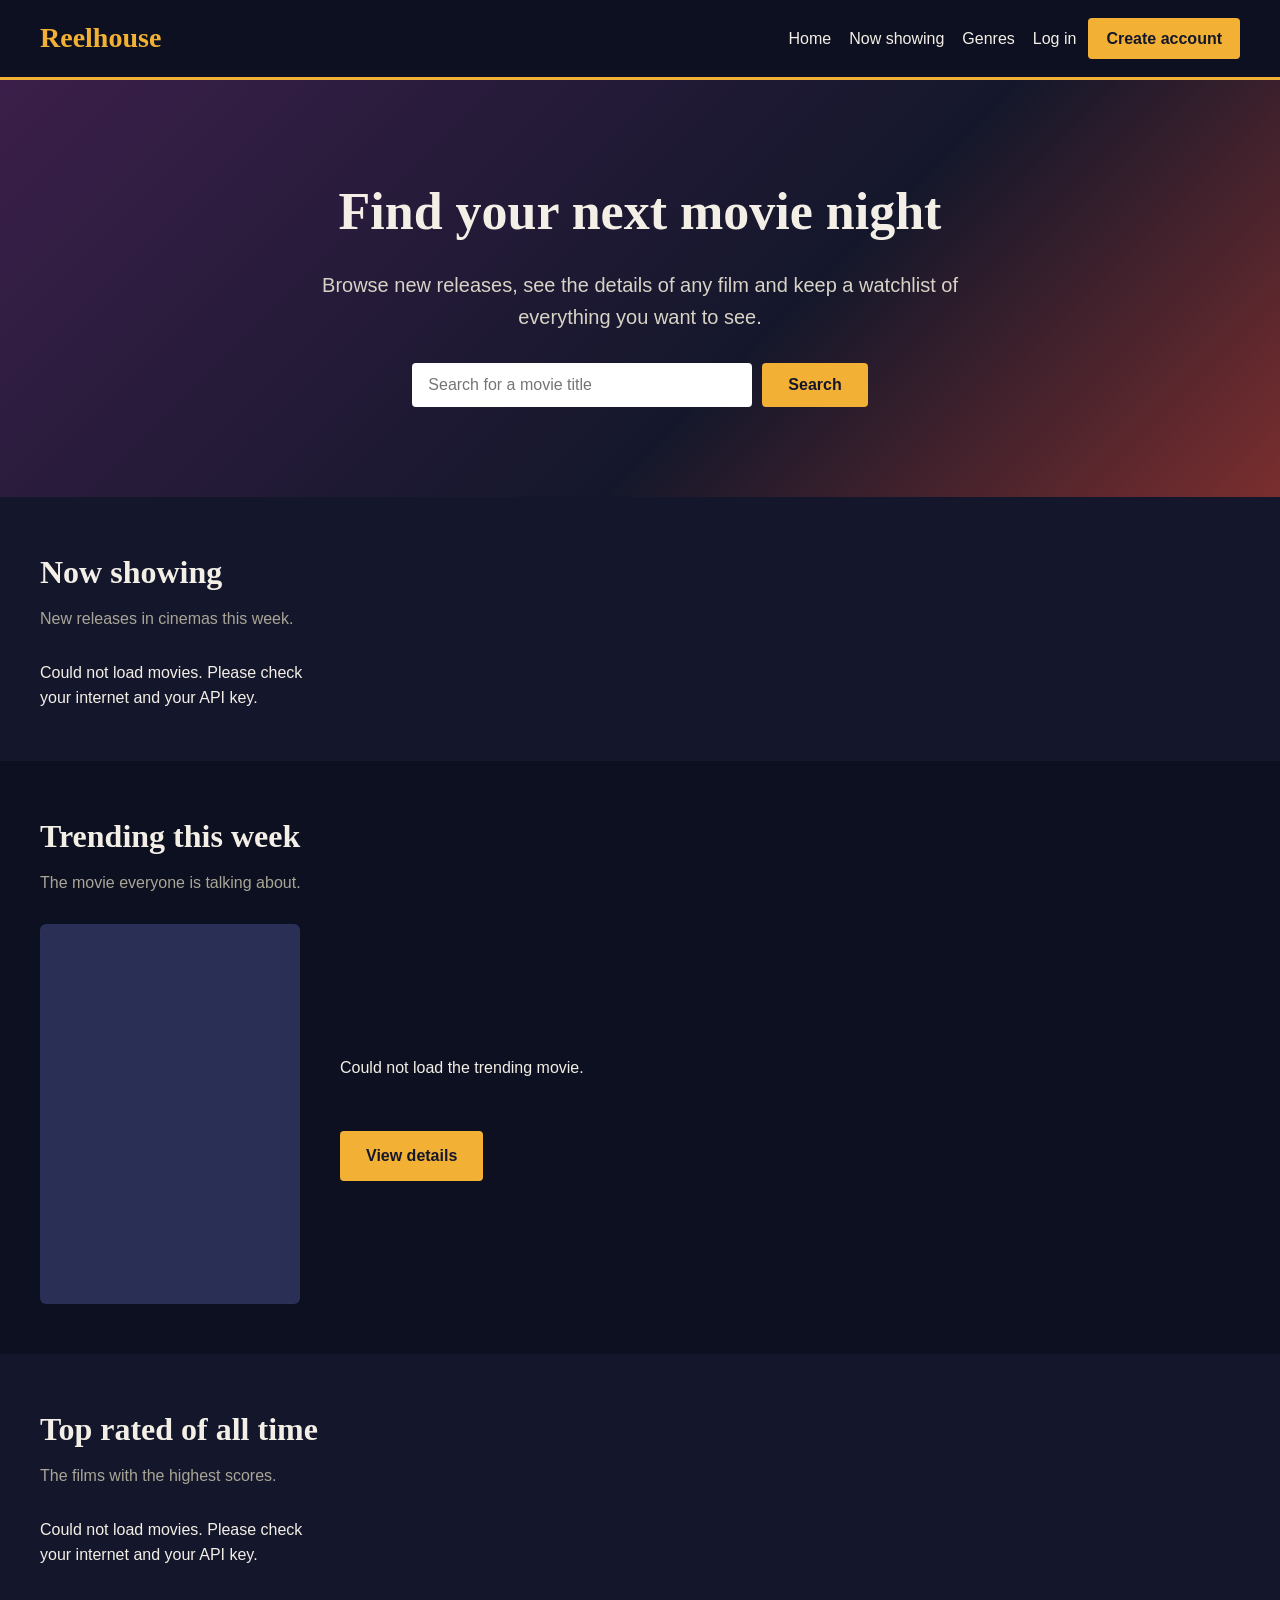
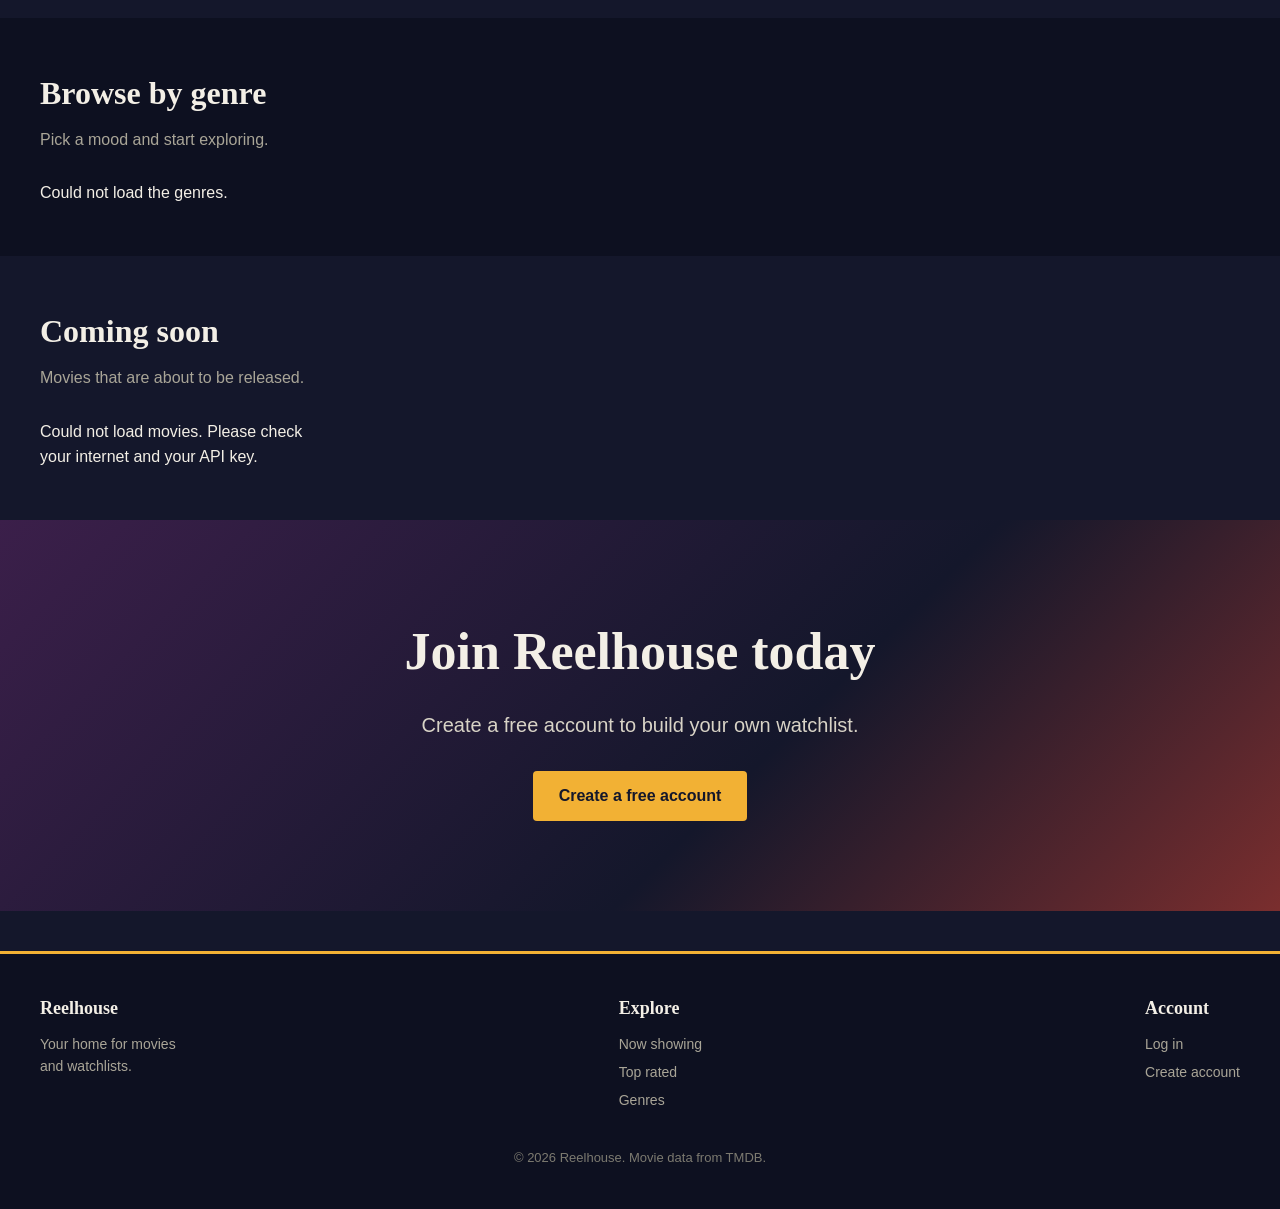
<file: index.html>
<!DOCTYPE html>
<!-- The page is in English -->
<html lang="en">
<!-- Information about the page. This part is not shown on the page -->
<head>
  <!-- Use the UTF-8 text format so all letters show correctly -->
  <meta charset="UTF-8">
  <!-- Make the page fit phone screens -->
  <meta name="viewport" content="width=device-width, initial-scale=1">
  <!-- The title shown in the browser tab -->
  <title>Reelhouse - Movies to watch</title>
  <!-- Load the style file (colours, sizes and layout) -->
  <link rel="stylesheet" href="assets/css/style.css">
</head>
<!-- Everything you can see on the page goes inside the body -->
<body>

  <!-- Navigation bar at the top -->
  <div class="navbar">
    <!-- The logo. Clicking it goes to the home page -->
    <a class="logo" href="index.html">Reelhouse</a>
    <!-- The links in the navigation bar -->
    <div class="nav-links">
      <!-- Link to the home page -->
      <a href="index.html">Home</a>
      <!-- Link to the Now showing section on the home page -->
      <a href="index.html#now-showing">Now showing</a>
      <!-- Link to the genre buttons on the home page -->
      <a href="index.html#genres">Genres</a>
      <!-- Empty spot. home.js fills it with Log in / Create account or the user's name and Log out -->
      <span id="auth-links"></span>
    </div>
  </div>

  <!-- Big banner with the search box -->
  <div class="hero">
    <!-- Main heading -->
    <h1>Find your next movie night</h1>
    <!-- Short description -->
    <p>Browse new releases, see the details of any film and keep a watchlist of everything you want to see.</p>
    <!-- Search text box and button -->
    <div class="search-box">
      <!-- Search box. home.js reads the text from here -->
      <input type="search" aria-label="Search movie titles" id="search-input" placeholder="Search for a movie title">
      <!-- Search button. home.js starts the search when it is clicked -->
      <button class="button" id="search-button" type="button">Search</button>
    </div>
  </div>

  <!-- Search and genre results. Hidden until the user searches or clicks a genre -->
  <div class="section hidden" id="results-section">
    <!-- Heading of the results. home.js changes the text -->
    <h2 id="results-title">Results</h2>
    <p class="subtitle">Click a movie to see its details.</p>
    <!-- The result cards are added here -->
    <div class="movie-grid" id="results-grid"></div>
  </div>

  <!-- The user's saved movies. Hidden until the user is logged in and has saved movies -->
  <div class="section hidden" id="watchlist-section">
    <h2>My watchlist</h2>
    <p class="subtitle">Movies you saved.</p>
    <!-- The saved movie cards are added here -->
    <div class="movie-grid" id="watchlist-grid"></div>
  </div>

  <!-- Movies that are in cinemas now. home.js adds the movie cards into the grid -->
  <div class="section" id="now-showing">
    <!-- Section heading -->
    <h2>Now showing</h2>
    <p class="subtitle">New releases in cinemas this week.</p>
    <!-- The movie cards are added here -->
    <div class="movie-grid" id="now-showing-grid">
      <!-- Shown until the movies have loaded -->
      <p>Loading...</p>
    </div>
  </div>

  <!-- Trending movie of the week. home.js fills in the poster, title, genres, description and rating -->
  <div class="dark-band">
    <div class="section" id="featured">
      <h2>Trending this week</h2>
      <p class="subtitle">The movie everyone is talking about.</p>
      <!-- Poster on the left, text on the right -->
      <div class="featured">
        <!-- The poster picture is added here -->
        <div class="poster" id="featured-poster"></div>
        <!-- The text next to the poster -->
        <div class="featured-text">
          <!-- Movie title -->
          <h2 id="featured-title"></h2>
          <!-- Genre tags and length -->
          <div id="featured-tags"></div>
          <!-- Movie description -->
          <p id="featured-description"></p>
          <br>
          <!-- Movie rating -->
          <p class="rating" id="featured-rating"></p>
          <br>
          <!-- Button that opens the details page of the trending movie -->
          <a class="button" id="featured-link" href="#">View details</a>
        </div>
      </div>
    </div>
  </div>

  <!-- Top rated movies -->
  <div class="section" id="top-rated">
    <h2>Top rated of all time</h2>
    <p class="subtitle">The films with the highest scores.</p>
    <!-- The movie cards are added here -->
    <div class="movie-grid" id="top-rated-grid"></div>
  </div>

  <!-- Genre buttons. home.js makes one button for each genre -->
  <div class="dark-band">
    <div class="section" id="genres">
      <h2>Browse by genre</h2>
      <p class="subtitle">Pick a mood and start exploring.</p>
      <!-- The genre buttons are added here -->
      <div class="genre-list" id="genre-list"></div>
    </div>
  </div>

  <!-- Movies that come out soon -->
  <div class="section" id="upcoming">
    <h2>Coming soon</h2>
    <p class="subtitle">Movies that are about to be released.</p>
    <!-- The movie cards are added here -->
    <div class="movie-grid" id="upcoming-grid"></div>
  </div>

  <!-- Banner that asks visitors to register. home.js hides it when the user is logged in -->
  <div class="hero" id="join-banner">
    <h1>Join Reelhouse today</h1>
    <p>Create a free account to build your own watchlist.</p>
    <!-- Button that goes to the register page -->
    <a class="button" href="register.html">Create a free account</a>
  </div>

  <!-- Chat widget (Chatbase) that you added to the page -->
  <script>
(function(){if(!window.chatbase||window.chatbase("getState")!=="initialized"){window.chatbase=(...argument)=>{if(!window.chatbase.q){window.chatbase.q=[]}window.chatbase.q.push(arguments)};window.chatbase=new Proxy(window.chatbase,{get(target,prop){if(prop==="q"){return target.q}return(...args)=>target(prop,...args)}})}const onLoad=function(){const script=document.createElement("script");script.src="https://www.chatbase.co/embed.min.js";script.id="xJ4umO9BEk5ZvhjRWaqwC";script.domain="www.chatbase.co";document.body.appendChild(script)};if(document.readyState==="complete"){onLoad()}else{window.addEventListener("load",onLoad)}})();
</script>

  <!-- Footer with links -->
  <div class="footer">
    <!-- The columns in the footer -->
    <div class="footer-columns">
      <div>
        <!-- First column: about the site -->
        <h3>Reelhouse</h3>
        <p>Your home for movies<br>and watchlists.</p>
      </div>
      <div>
        <!-- Second column: links to sections of this page -->
        <h3>Explore</h3>
        <a href="#now-showing">Now showing</a>
        <a href="#top-rated">Top rated</a>
        <a href="#genres">Genres</a>
      </div>
      <div>
        <!-- Third column: login and register links -->
        <h3>Account</h3>
        <a href="login.html">Log in</a>
        <a href="register.html">Create account</a>
      </div>
    </div>
    <!-- Copyright line -->
    <div class="copyright">&copy; 2026 Reelhouse. Movie data from TMDB.</div>
  </div>

  <!-- The script for this page. It must come last so the page is ready before it runs -->
  <!-- Thứ tự: cấu hình TMDB -> fetch dùng chung -> các luồng hiện có. -->
  <script src="assets/js/config.js"></script>
  <script src="assets/js/api.js"></script>
  <script src="assets/js/home.js"></script>
</body>
</html>
  <!-- Deploy project -->
</file>
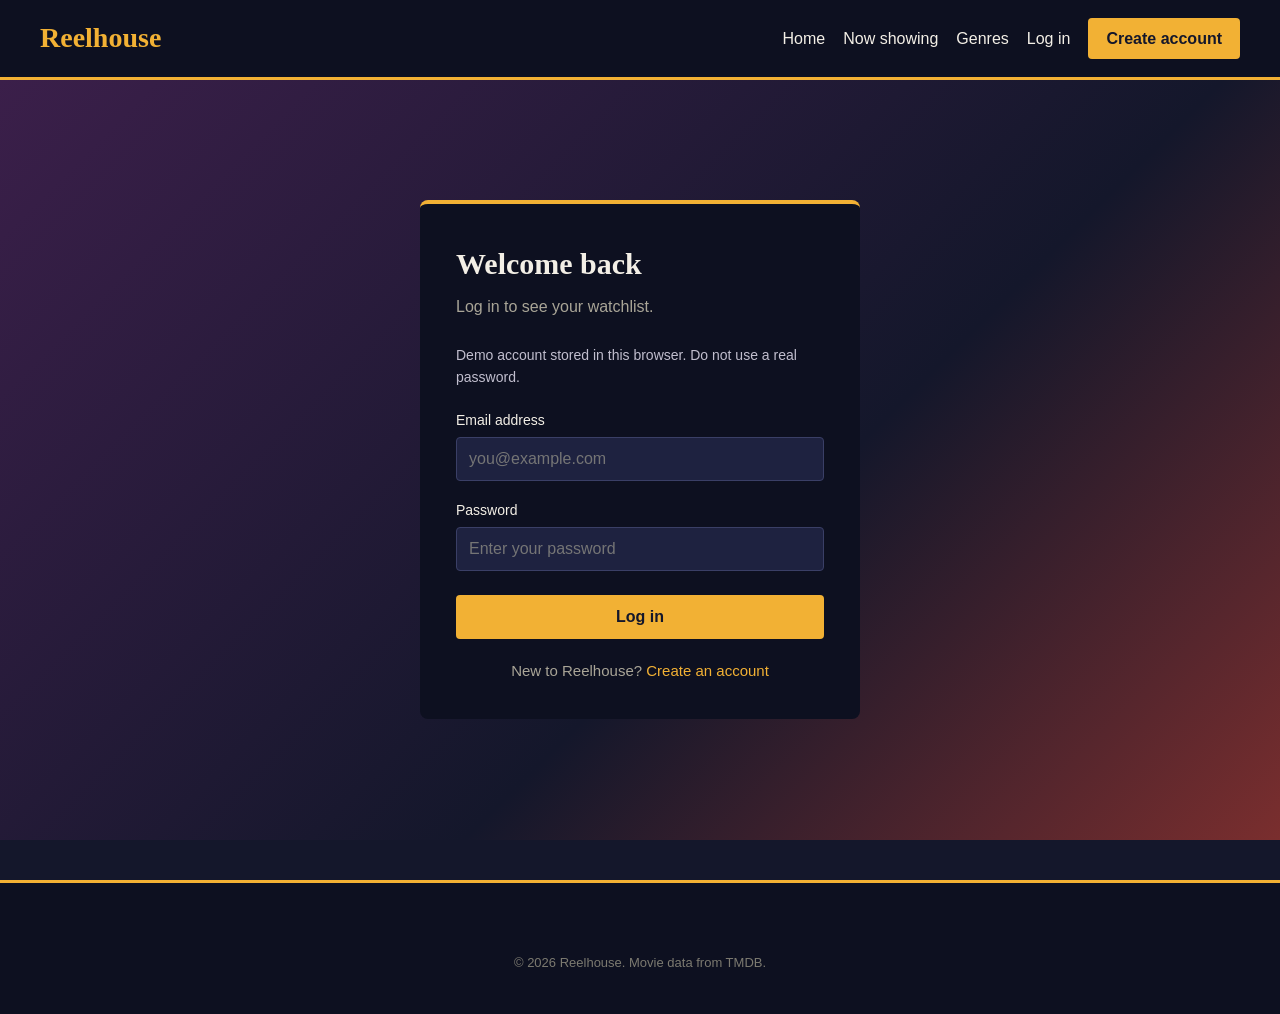
<file: login.html>
<!DOCTYPE html>
<!-- The page is in English -->
<html lang="en">
<!-- Information about the page. This part is not shown on the page -->
<head>
  <!-- Use the UTF-8 text format so all letters show correctly -->
  <meta charset="UTF-8">
  <!-- Make the page fit phone screens -->
  <meta name="viewport" content="width=device-width, initial-scale=1">
  <!-- The title shown in the browser tab -->
  <title>Log in - Reelhouse</title>
  <!-- Load the style file (colours, sizes and layout) -->
  <link rel="stylesheet" href="assets/css/style.css">
</head>
<!-- Everything you can see on the page goes inside the body -->
<body>

  <!-- Navigation bar at the top -->
  <div class="navbar">
    <!-- The logo. Clicking it goes to the home page -->
    <a class="logo" href="index.html">Reelhouse</a>
    <!-- The links in the navigation bar -->
    <div class="nav-links">
      <!-- Link to the home page -->
      <a href="index.html">Home</a>
      <!-- Link to the Now showing section on the home page -->
      <a href="index.html#now-showing">Now showing</a>
      <!-- Link to the genre buttons on the home page -->
      <a href="index.html#genres">Genres</a>
      <!-- Link to the login page -->
      <a href="login.html">Log in</a>
      <!-- Gold button that goes to the register page -->
      <a class="nav-button" href="register.html">Create account</a>
    </div>
  </div>

  <!-- Page area that centres the login box -->
  <div class="form-page">
    <!-- The login box -->
    <div class="form-box">
      <!-- Heading -->
      <h1>Welcome back</h1>
      <!-- Short grey sentence under the heading -->
      <p class="intro">Log in to see your watchlist.</p>

      <!-- Empty message box. login.js shows errors and success messages here -->
      <p class="message" id="message" role="status" aria-live="polite"></p>

      <!-- Login form. login.js runs when it is sent -->
      <p class="demo-account-note">Demo account stored in this browser. Do not use a real password.</p><form id="login-form">
        <!-- Email field -->
        <label for="email">Email address</label>
        <!-- Email box. The browser checks that it looks like an email -->
        <input type="email" id="email" name="email" autocomplete="email" placeholder="you@example.com" required>

        <!-- Password field -->
        <label for="password">Password</label>
        <!-- Password box. The letters are hidden -->
        <input type="password" id="password" name="password" autocomplete="current-password" placeholder="Enter your password" required>

        <!-- Button that sends the form -->
        <button class="button" type="submit">Log in</button>
      </form>

      <!-- Link to the register page for new users -->
      <p class="form-footer">New to Reelhouse? <a href="register.html">Create an account</a></p>
    </div>
  </div>

  <!-- Footer -->
  <div class="footer">
    <!-- Copyright line -->
    <div class="copyright">&copy; 2026 Reelhouse. Movie data from TMDB.</div>
  </div>

  <!-- The script for this page. It must come last so the page is ready before it runs -->
  <script src="assets/js/login.js"></script>
</body>
</html>
</file>
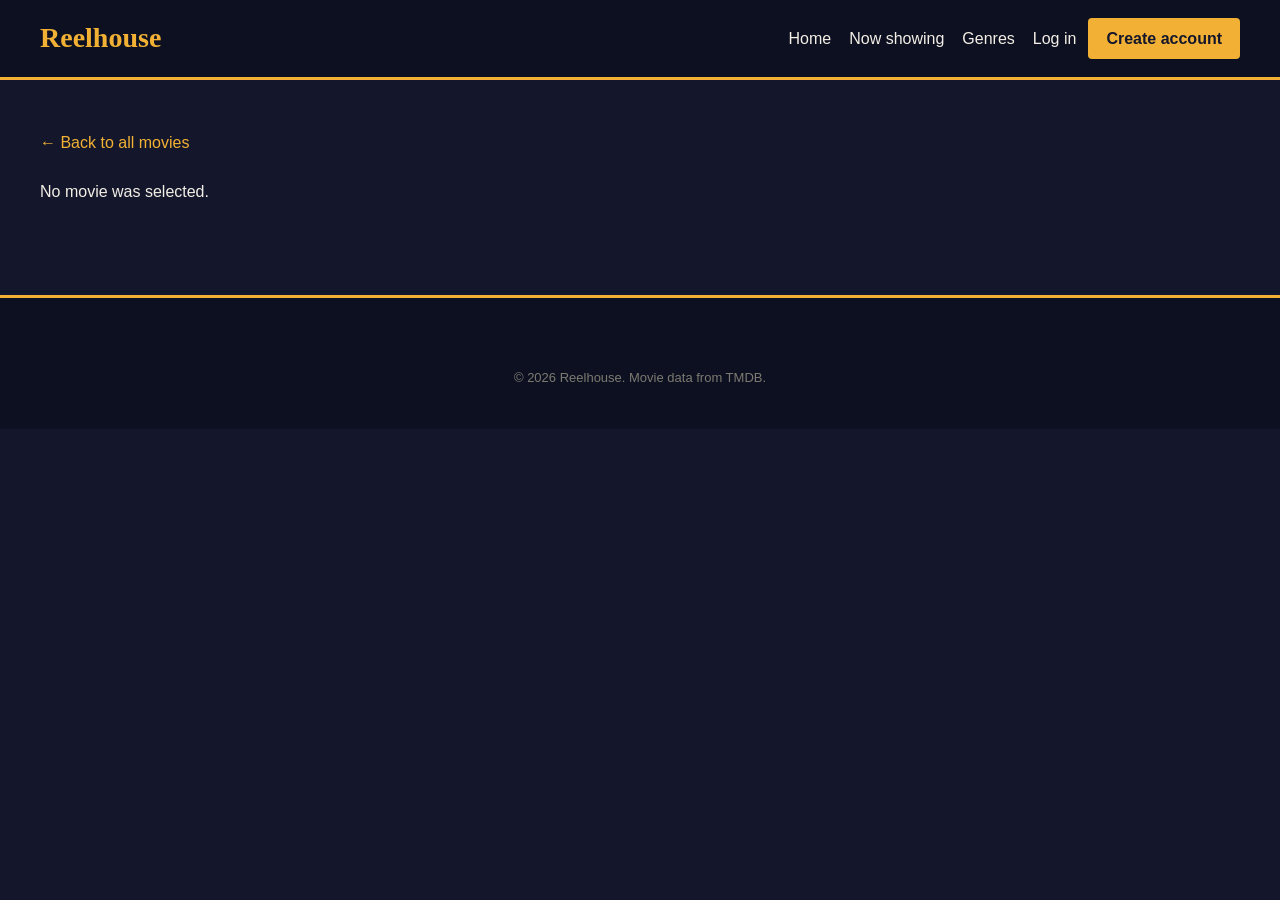
<file: movie.html>
<!DOCTYPE html>
<!-- The page is in English -->
<html lang="en">
<!-- Information about the page. This part is not shown on the page -->
<head>
  <!-- Use the UTF-8 text format so all letters show correctly -->
  <meta charset="UTF-8">
  <!-- Make the page fit phone screens -->
  <meta name="viewport" content="width=device-width, initial-scale=1">
  <!-- The title shown in the browser tab -->
  <title>Movie details - Reelhouse</title>
  <!-- Load the style file (colours, sizes and layout) -->
  <link rel="stylesheet" href="assets/css/style.css">
</head>
<!-- Everything you can see on the page goes inside the body -->
<body>

  <!-- Navigation bar at the top -->
  <div class="navbar">
    <!-- The logo. Clicking it goes to the home page -->
    <a class="logo" href="index.html">Reelhouse</a>
    <!-- The links in the navigation bar -->
    <div class="nav-links">
      <!-- Link to the home page -->
      <a href="index.html">Home</a>
      <!-- Link to the Now showing section on the home page -->
      <a href="index.html#now-showing">Now showing</a>
      <!-- Link to the genre buttons on the home page -->
      <a href="index.html#genres">Genres</a>
      <!-- Empty spot. home.js fills it with Log in / Create account or the user's name and Log out -->
      <span id="auth-links"></span>
    </div>
  </div>

  <!-- Movie details. home.js reads the movie number from the address (movie.html?id=123) and fills the box -->
  <div class="section">
    <!-- Link back to the home page -->
    <a class="back-link" href="index.html">&larr; Back to all movies</a>
    <!-- The movie details are added here by home.js -->
    <div id="movie-details">
      <!-- Shown until the movie has loaded -->
      <p>Loading...</p>
    </div>
  </div>

  <!-- Comments. Hidden until the movie has loaded -->
  <div class="section hidden" id="comments-section">
    <!-- Heading. home.js adds the number of comments -->
    <h2 id="comments-title">Comments</h2>
    <p class="subtitle">Share what you think about this movie.</p>
    <!-- The comment form is built here by home.js -->
    <div id="comment-box-container"></div>
    <!-- The list of comments is built here by home.js -->
    <div id="comment-list"></div>
  </div>

  <!-- Footer -->
  <div class="footer">
    <!-- Copyright line -->
    <div class="copyright">&copy; 2026 Reelhouse. Movie data from TMDB.</div>
  </div>

  <!-- The script for this page. It must come last so the page is ready before it runs -->
  <script src="assets/js/config.js"></script>
  <script src="assets/js/api.js"></script>
  <script src="assets/js/home.js"></script>
</body>
</html>
</file>
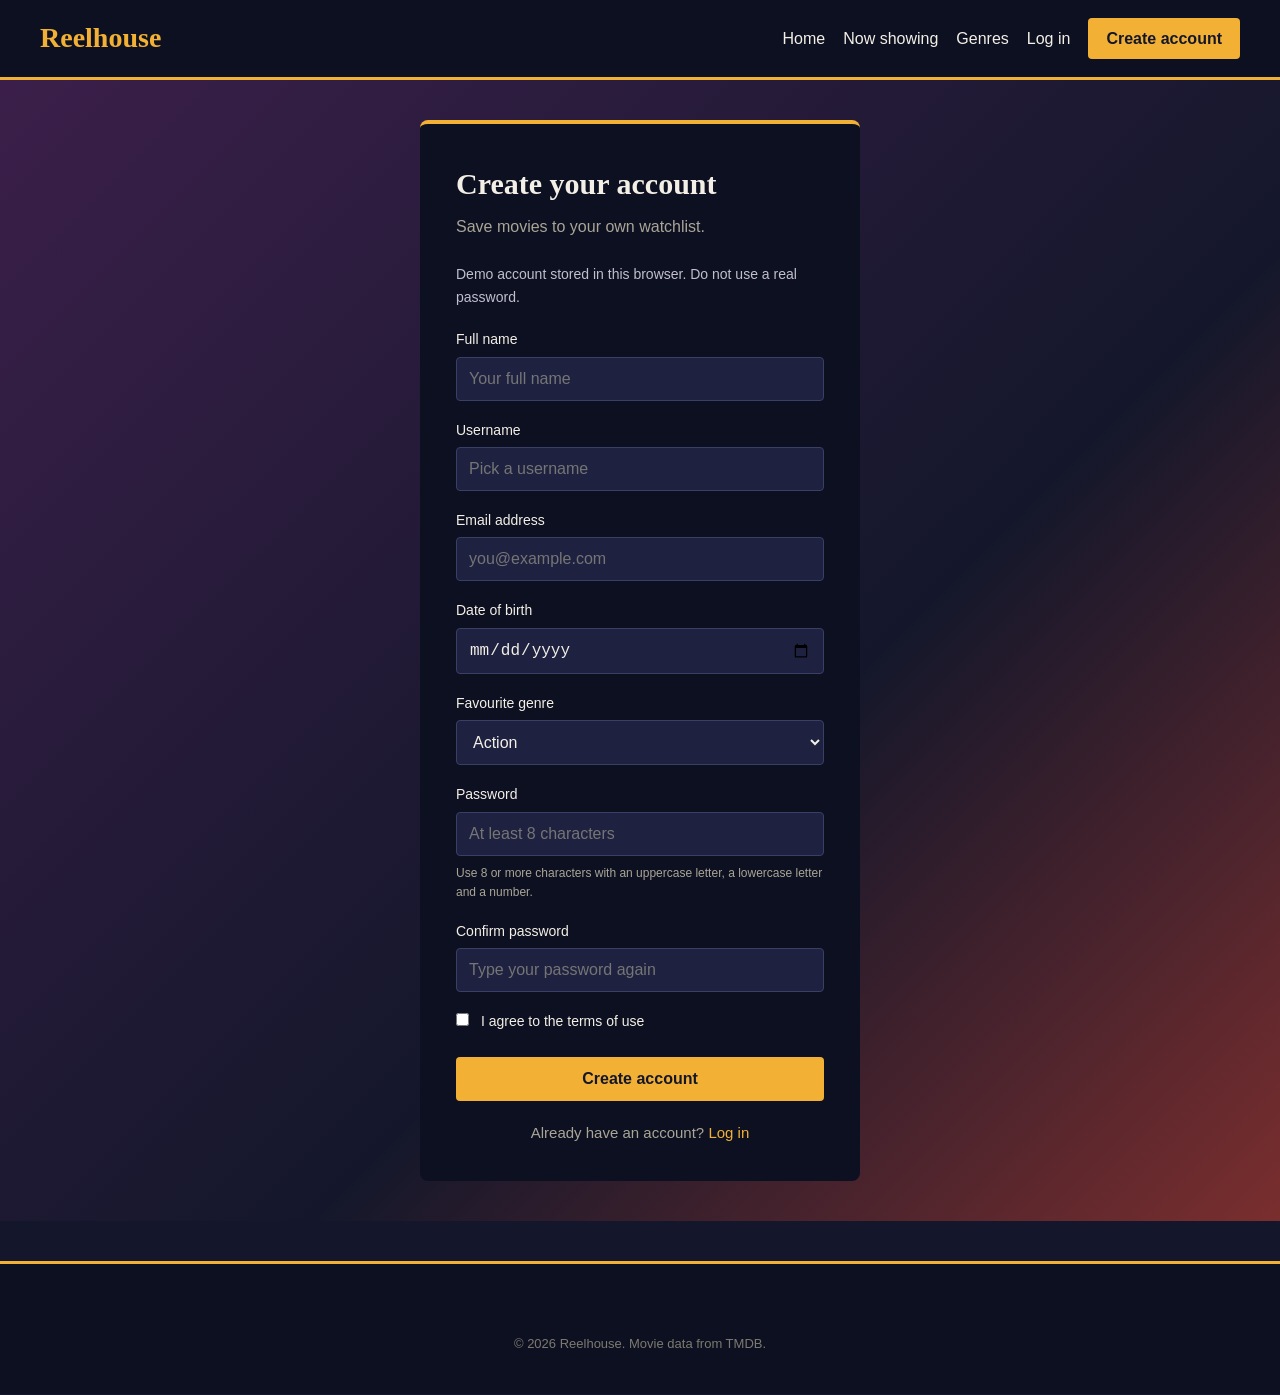
<file: register.html>
<!DOCTYPE html>
<!-- The page is in English -->
<html lang="en">
<!-- Information about the page. This part is not shown on the page -->
<head>
  <!-- Use the UTF-8 text format so all letters show correctly -->
  <meta charset="UTF-8">
  <!-- Make the page fit phone screens -->
  <meta name="viewport" content="width=device-width, initial-scale=1">
  <!-- The title shown in the browser tab -->
  <title>Create account - Reelhouse</title>
  <!-- Load the style file (colours, sizes and layout) -->
  <link rel="stylesheet" href="assets/css/style.css">
</head>
<!-- Everything you can see on the page goes inside the body -->
<body>

  <!-- Navigation bar at the top -->
  <div class="navbar">
    <!-- The logo. Clicking it goes to the home page -->
    <a class="logo" href="index.html">Reelhouse</a>
    <!-- The links in the navigation bar -->
    <div class="nav-links">
      <!-- Link to the home page -->
      <a href="index.html">Home</a>
      <!-- Link to the Now showing section on the home page -->
      <a href="index.html#now-showing">Now showing</a>
      <!-- Link to the genre buttons on the home page -->
      <a href="index.html#genres">Genres</a>
      <!-- Link to the login page -->
      <a href="login.html">Log in</a>
      <!-- Gold button that goes to the register page -->
      <a class="nav-button" href="register.html">Create account</a>
    </div>
  </div>

  <!-- Page area that centres the register box -->
  <div class="form-page">
    <!-- The register box -->
    <div class="form-box">
      <!-- Heading -->
      <h1>Create your account</h1>
      <!-- Short grey sentence under the heading -->
      <p class="intro">Save movies to your own watchlist.</p>

      <!-- Empty message box. register.js shows errors here -->
      <p class="message" id="message" role="status" aria-live="polite"></p>

      <!-- Register form. register.js checks it when it is sent -->
      <p class="demo-account-note">Demo account stored in this browser. Do not use a real password.</p><form id="register-form">
        <!-- Full name field -->
        <label for="fullname">Full name</label>
        <!-- Text box for the full name -->
        <input type="text" id="fullname" name="fullname" placeholder="Your full name" required>

        <!-- Username field -->
        <label for="username">Username</label>
        <!-- Text box for the username -->
        <input type="text" id="username" name="username" placeholder="Pick a username" required>

        <!-- Email field -->
        <label for="email">Email address</label>
        <!-- Email box. The browser checks that it looks like an email -->
        <input type="email" id="email" name="email" autocomplete="email" placeholder="you@example.com" required>

        <!-- Date of birth field (used to check the age) -->
        <label for="birthday">Date of birth</label>
        <!-- Date picker for the birthday -->
        <input type="date" id="birthday" name="birthday" required>

        <!-- Drop-down list for the favourite genre -->
        <label for="genre">Favourite genre</label>
        <select id="genre" name="genre">
          <!-- The choices in the drop-down list -->
          <option>Action</option>
          <option>Comedy</option>
          <option>Drama</option>
          <option>Horror</option>
          <option>Science fiction</option>
          <option>Romance</option>
          <option>Animation</option>
        </select>

        <!-- Password field with a hint about the rules -->
        <label for="password">Password</label>
        <!-- Password box. The letters are hidden -->
        <input type="password" id="password" name="password" autocomplete="new-password" placeholder="At least 8 characters" required>
        <p class="hint">Use 8 or more characters with an uppercase letter, a lowercase letter and a number.</p>

        <!-- Second password field. It must match the first one -->
        <label for="confirm">Confirm password</label>
        <!-- Password box for the second time -->
        <input type="password" id="confirm" name="confirm" autocomplete="new-password" placeholder="Type your password again" required>

        <!-- Checkbox the user must tick to agree to the terms -->
        <div class="checkbox-row">
          <!-- Checkbox. The form cannot be sent until it is ticked -->
          <input type="checkbox" id="terms" name="terms" required>
          <label for="terms" style="display:inline;">I agree to the terms of use</label>
        </div>

        <!-- Button that sends the form -->
        <button class="button" type="submit">Create account</button>
      </form>

      <!-- Link to the login page for users who already have an account -->
      <p class="form-footer">Already have an account? <a href="login.html">Log in</a></p>
    </div>
  </div>

  <!-- Footer -->
  <div class="footer">
    <!-- Copyright line -->
    <div class="copyright">&copy; 2026 Reelhouse. Movie data from TMDB.</div>
  </div>

  <!-- The script for this page. It must come last so the page is ready before it runs -->
  <script src="assets/js/register.js"></script>
</body>
</html>
</file>
<file: assets/css/style.css>
/* ===== Basics ===== */

/* Remove the default spacing of every element and make sizes easier to calculate */
* { margin: 0; padding: 0; box-sizing: border-box; }

/* Page background, text colour and font */
body {
  font-family: Arial, Helvetica, sans-serif;
  background-color: #14172b;
  color: #f3efe6;
  line-height: 1.6;
}

/* Links are gold and only get an underline when hovered */
a { color: #f2b134; text-decoration: none; }
a:hover { text-decoration: underline; }
/* Headings use a serif font */
h1, h2, h3 { font-family: Georgia, "Times New Roman", serif; }
/* Anything with this class is not shown (JavaScript removes it to show the item) */
.hidden { display: none; }

/* ===== Navigation bar ===== */

/* Top bar with the logo on the left and the links on the right */
.navbar {
  background-color: #0d1020;
  padding: 16px 40px;
  display: flex;
  justify-content: space-between;
  align-items: center;
  border-bottom: 3px solid #f2b134;
}
/* The Reelhouse logo text */
.logo { font-family: Georgia, serif; font-size: 28px; color: #f2b134; font-weight: bold; }
/* No underline on the logo */
.logo:hover { text-decoration: none; }
/* The group of links in the navigation bar */
.nav-links { display: flex; align-items: center; flex-wrap: wrap; }
/* Links in the bar are light with space on their left */
.nav-links a { color: #f3efe6; margin-left: 24px; font-size: 16px; }
/* Links turn gold when hovered */
.nav-links a:hover { color: #f2b134; text-decoration: none; }
/* The gold Create account button */
.nav-links .nav-button {
  background-color: #f2b134; color: #14172b;
  padding: 8px 18px; border-radius: 4px; font-weight: bold;
}
/* A lighter gold when hovered */
.nav-links .nav-button:hover { background-color: #ffc95c; color: #14172b; }
/* The greeting shown when the user is logged in */
.user-name { margin-left: 24px; color: #f2b134; font-weight: bold; }

/* ===== Big banners and buttons ===== */

/* The big banner with the gradient background */
.hero {
  background: linear-gradient(135deg, #3b1f4a, #14172b 60%, #7a2e2e);
  padding: 90px 40px;
  text-align: center;
}
/* The big heading */
.hero h1 { font-size: 52px; margin-bottom: 16px; }
/* The text under the heading, centred and not too wide */
.hero p { font-size: 20px; max-width: 640px; margin: 0 auto 30px auto; color: #d8d3c6; }
/* The search box and search button */
.search-box { display: flex; justify-content: center; gap: 10px; }
/* The search text box */
.search-box input {
  width: 340px; padding: 12px 16px; font-size: 16px;
  border: none; border-radius: 4px;
}

/* The gold button used all over the site */
.button {
  display: inline-block; background-color: #f2b134; color: #14172b;
  padding: 12px 26px; border: none; border-radius: 4px;
  font-size: 16px; font-weight: bold; cursor: pointer;
}
/* A lighter gold when hovered */
.button:hover { background-color: #ffc95c; text-decoration: none; }

/* ===== Page sections ===== */

/* A section of the page with space around it and a maximum width */
.section { width: 100%; padding: 50px 40px; max-width: 1280px; margin: 0 auto; }
/* Section headings */
.section h2 { font-size: 32px; margin-bottom: 8px; }
/* The grey text under a section heading */
.section .subtitle { color: #a9a597; margin-bottom: 28px; }
/* A darker full width stripe behind a section */
.dark-band { background-color: #0d1020; }

/* ===== Movie cards ===== */

/* The grid that puts movie cards in rows */
.movie-grid {
  display: grid;
  grid-template-columns: repeat(4, minmax(0, 1fr));
  gap: 24px;
}
/* One movie card. It gets a gold outline when you hover over it */
.movie-card {
  display: block; color: #f3efe6; background-color: #1e2240;
  border-radius: 6px; overflow: hidden; cursor: pointer;
}
/* Gold outline when hovered */
.movie-card:hover { outline: 2px solid #f2b134; text-decoration: none; }
.movie-grid .movie-card { min-width: 0; }
.movie-grid .poster { height: auto; aspect-ratio: 2 / 3; }
.movie-info h3 { overflow-wrap: anywhere; }
/* The poster box and the picture inside it */
.poster { height: 280px; background-color: #2a2f55; overflow: hidden; }
/* The picture fills the whole poster box */
.poster img { width: 100%; height: 100%; object-fit: cover; display: block; }
/* The text under a poster: title, year and rating */
.movie-info { padding: 14px; }
/* The movie title */
.movie-info h3 { font-size: 18px; margin-bottom: 4px; }
/* The year and the rating text */
.movie-info p { font-size: 14px; color: #a9a597; }
/* Gold text for ratings */
.rating { color: #f2b134; font-weight: bold; }

/* ===== Trending movie section ===== */

/* The big trending movie with a poster on the left and text on the right */
.featured { display: flex; gap: 40px; align-items: center; flex-wrap: wrap; }
/* A bigger poster for the trending movie */
.featured .poster { width: 260px; height: 380px; border-radius: 6px; }
/* The text next to the poster */
.featured-text { flex: 1; min-width: 280px; }
/* The trending movie title */
.featured-text h2 { font-size: 38px; }
/* A small rounded label, used for genres and the movie length */
.tag {
  display: inline-block; border: 1px solid #f2b134; color: #f2b134;
  padding: 2px 10px; border-radius: 20px; font-size: 13px; margin: 8px 8px 16px 0;
}

/* ===== Genre buttons ===== */

/* The row of genre buttons */
.genre-list { display: flex; flex-wrap: wrap; gap: 14px; }
/* One genre button */
.genre-list button {
  background-color: #1e2240; color: #f3efe6; border: none;
  padding: 12px 24px; border-radius: 30px; font-size: 16px; cursor: pointer;
}
/* The button turns gold when hovered */
.genre-list button:hover { background-color: #f2b134; color: #14172b; }

/* ===== Movie details page ===== */

/* The Back to all movies link */
.back-link { display: inline-block; margin-bottom: 24px; }
/* The poster and the text next to each other */
.details { display: flex; gap: 40px; flex-wrap: wrap; }
/* A big poster on the movie page */
.details .poster { width: 300px; height: 450px; border-radius: 6px; flex-shrink: 0; }
/* The text next to the poster */
.details-text { flex: 1; min-width: 280px; }
/* The movie title */
.details-text h1 { font-size: 40px; }
/* The short sentence under the movie title */
.tagline { color: #a9a597; font-style: italic; margin-bottom: 8px; }
/* The facts block: release date, length, status and rating */
.facts { margin: 18px 0; }
/* Space between the facts */
.facts p { margin-bottom: 4px; }
/* The Cast heading and the grid of actor boxes */
.cast-title { font-size: 28px; margin: 40px 0 16px 0; }
/* The grid of actor boxes */
.cast-list { display: grid; grid-template-columns: repeat(auto-fill, minmax(170px, 1fr)); gap: 14px; }
/* One actor box */
.cast-item { background-color: #1e2240; padding: 12px; border-radius: 6px; }
/* The role the actor plays, in grey */
.cast-item p { color: #a9a597; font-size: 14px; }

/* ===== Login and register pages ===== */

/* The full page background behind the form */
.form-page {
  min-height: calc(100vh - 140px);
  display: flex; justify-content: center; align-items: center;
  padding: 40px 20px;
  background: linear-gradient(135deg, #3b1f4a, #14172b 60%, #7a2e2e);
}
/* The dark box that holds the form */
.form-box {
  background-color: #0d1020; width: 100%; max-width: 440px;
  padding: 36px; border-radius: 8px; border-top: 4px solid #f2b134;
}
/* The form heading */
.form-box h1 { font-size: 30px; margin-bottom: 6px; }
/* The grey sentence under the form heading */
.form-box .intro { color: #a9a597; margin-bottom: 24px; }
/* Labels, text fields and drop-down lists inside the form */
.form-box label { display: block; margin-bottom: 6px; font-size: 14px; }
/* Text boxes and the drop-down list share the same style */
.form-box input[type="text"],
.form-box input[type="email"],
.form-box input[type="password"],
.form-box input[type="date"],
.form-box select {
  width: 100%; padding: 12px; margin-bottom: 18px;
  border: 1px solid #3a3f66; border-radius: 4px;
  background-color: #1e2240; color: #f3efe6; font-size: 16px;
}
/* A gold outline around the box you are typing in */
.form-box input:focus, .form-box select:focus { outline: 2px solid #f2b134; }
/* The form button is as wide as the form */
.form-box .button { width: 100%; margin-top: 6px; }
/* The checkbox with the terms of use text */
.checkbox-row { margin-bottom: 18px; font-size: 14px; }
/* Space between the checkbox and its text */
.checkbox-row input { margin-right: 8px; }
/* The small text under the form */
.form-footer { text-align: center; margin-top: 20px; font-size: 15px; color: #a9a597; }

/* The red and green message boxes above the form */
.message { display: none; padding: 10px 12px; border-radius: 4px; margin-bottom: 18px; font-size: 14px; }
/* Red message */
.message.error { display: block; background-color: #4a1d28; color: #ffb3c0; }
/* Green message */
.message.success { display: block; background-color: #1d4a2e; color: #b9f0c9; }

/* ===== Footer ===== */

/* The bottom of the page */
.footer { background-color: #0d1020; padding: 40px; margin-top: 40px; border-top: 3px solid #f2b134; }
/* The columns in the footer */
.footer-columns { display: flex; justify-content: space-between; flex-wrap: wrap; gap: 30px; max-width: 1200px; margin: 0 auto; }
/* Footer headings */
.footer h3 { margin-bottom: 10px; font-size: 18px; }
/* Footer text and links */
.footer p, .footer a { display: block; color: #a9a597; font-size: 14px; margin-bottom: 6px; }
/* The copyright line */
.copyright { text-align: center; margin-top: 30px; color: #7c7a70; font-size: 13px; }

/* ===== Small screens ===== */

/* Changes for phones and narrow windows */
@media (max-width: 700px) {
  /* The bar stacks its items on top of each other on small screens */
  .navbar { flex-direction: column; gap: 12px; padding: 16px; }
  /* Smaller heading on small screens */
  .hero h1 { font-size: 36px; }
  /* The search box and button stack on top of each other */
  .search-box { flex-direction: column; align-items: center; }
  /* The search box fills the width */
  .search-box input { width: 100%; }
}

/* The small help text under the password box */
.hint { font-size: 12px; color: #a9a597; margin: -10px 0 18px 0; }

/* ===== Comments ===== */

/* The comment box with avatar, text field and send button */
.comment-form {
  display: flex; align-items: center; gap: 12px;
  background-color: #1e2240; padding: 14px; border-radius: 6px; margin-bottom: 28px;
}
/* The comment box for logged out users acts like a button (it goes to the login page) */
.guest-form { cursor: pointer; }
/* The comment text box */
.comment-form input {
  flex: 1; padding: 12px; font-size: 16px;
  border: 1px solid #3a3f66; border-radius: 4px;
  background-color: #14172b; color: #f3efe6;
}
/* A gold outline when typing */
.comment-form input:focus { outline: 2px solid #f2b134; }
/* The round gold send button */
.comment-form button {
  width: 44px; height: 44px; border: none; border-radius: 50%;
  background-color: #f2b134; cursor: pointer;
  display: flex; align-items: center; justify-content: center;
}
/* A lighter gold when hovered */
.comment-form button:hover { background-color: #ffc95c; }
/* The paper plane is dark */
.comment-form svg { fill: #14172b; }

/* The round avatar picture */
.avatar {
  width: 44px; height: 44px; border-radius: 50%; flex-shrink: 0;
  background-color: #2a2f55; object-fit: cover;
}
/* The question mark circle for logged out users */
.avatar-guest {
  display: flex; align-items: center; justify-content: center;
  color: #a9a597; font-weight: bold;
}

/* One comment in the list */
.comment-item { display: flex; gap: 12px; margin-bottom: 20px; }
/* The text part of a comment */
.comment-body { flex: 1; }
/* The date and time in grey */
.comment-body small { color: #a9a597; }
/* The comment text. Long words wrap instead of leaving the box */
.comment-body p { margin-top: 2px; word-break: break-word; }
/* The small Delete link under your own comment */
.comment-delete {
  background: none; border: none; color: #f2b134;
  font-size: 13px; cursor: pointer; padding: 0; margin-top: 4px;
}
/* Underline when hovered */
.comment-delete:hover { text-decoration: underline; }

/* UI cơ bản dùng chung cho Reelhouse. */
body { min-height: 100vh; display: flex; flex-direction: column; }
main { flex: 1; }
.navbar { flex-wrap: wrap; gap: 16px; }
#auth-links { display: inline-flex; flex-wrap: wrap; align-items: center; gap: 12px; }
.user-name { overflow-wrap: anywhere; }
.demo-account-note { color: #c1bece; font-size: 14px; margin-bottom: 20px; }
[hidden] { display: none !important; }
:focus-visible { outline: 3px solid #ffcf70; outline-offset: 4px; }
@media(max-width:680px) {
  .navbar { padding: 16px 20px; }
  .hero { padding: 48px 20px; }
  .hero h1 { font-size: 36px; }
  .hero p { font-size: 17px; }
  .section { padding: 35px 20px; }
  .search-box { flex-wrap: wrap; }
  .search-box input { max-width: 100%; }
}
/* Chỉnh nhẹ cho phiên bản TMDB: giữ nguyên các mục và chức năng đã có. */
.nav-links { gap: 18px; }
.nav-links a, .user-name { margin-left: 0; }
.movie-info h3, .featured-text h2, .details-text h1 { overflow-wrap: anywhere; }
.movie-card { border: 1px solid #343951; transition: transform .15s ease; }
.movie-card:hover { transform: translateY(-3px); }
.featured .poster, .details .poster { max-width: 100%; }
.form-box { width: 100%; max-width: 440px; margin-inline: auto; }
.message { overflow-wrap: anywhere; }
.genre-list button, .button { min-height: 44px; }
@media (max-width: 680px) {
  .featured, .details { gap: 22px; }
  .featured-text, .details-text { min-width: 0; flex-basis: 100%; }
  .featured-text h2 { font-size: 30px; }
  .details-text h1 { font-size: 32px; }
  .footer-columns { flex-wrap: wrap; gap: 24px; }
}
@media (prefers-reduced-motion: reduce) { .movie-card { transition: none; } }

/* Grid có số cột rõ ràng; section không co theo nội dung khi body dùng flex. */
@media (max-width: 1024px) {
  .movie-grid { grid-template-columns: repeat(3, minmax(0, 1fr)); }
}
@media (max-width: 760px) {
  .movie-grid { grid-template-columns: repeat(2, minmax(0, 1fr)); gap: 16px; }
}
@media (max-width: 420px) {
  .movie-info { padding: 10px; }
  .movie-info h3 { font-size: 16px; }
}
</file>
